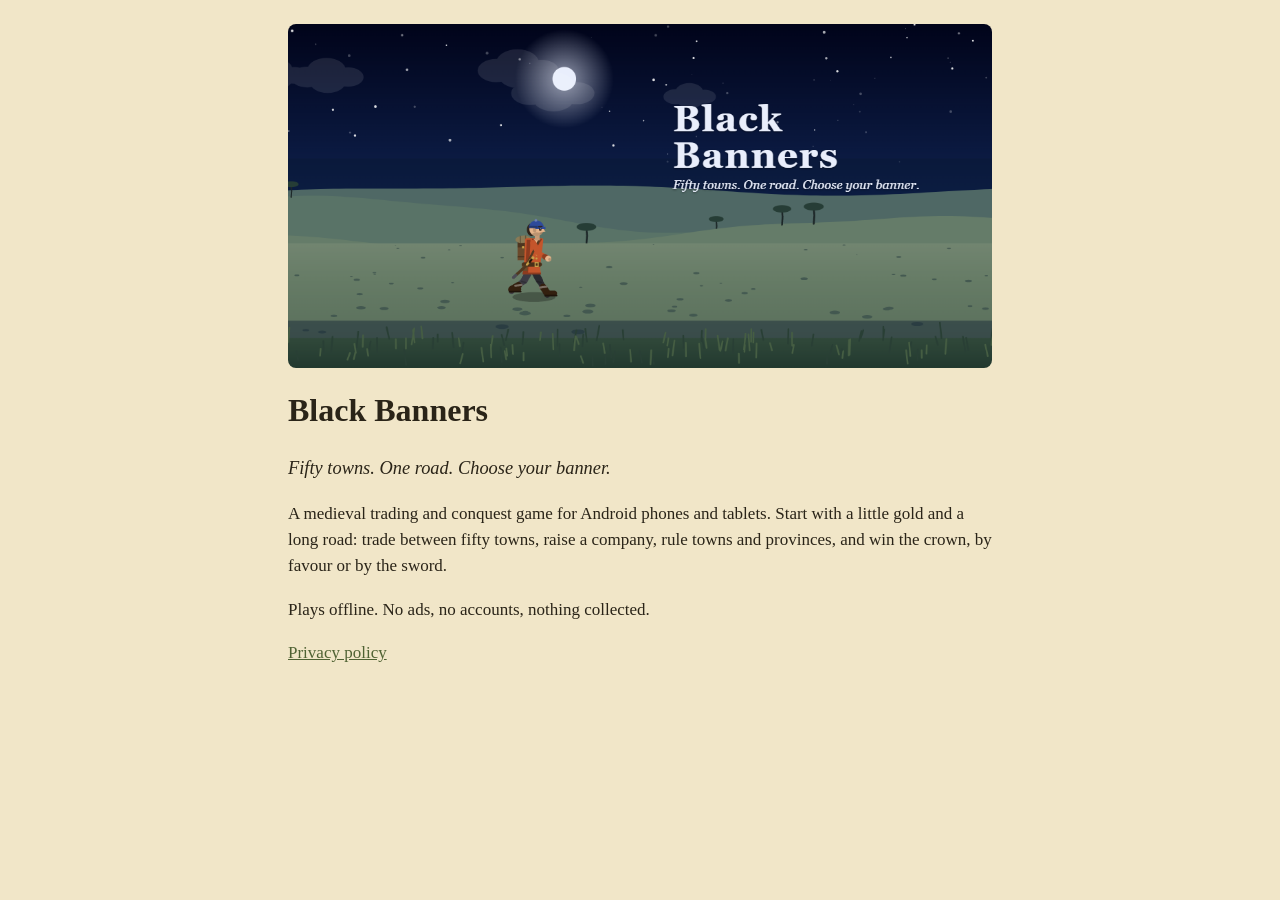
<file: index.html>
<!doctype html>
<html lang="en">
<head>
<meta charset="utf-8">
<meta name="viewport" content="width=device-width, initial-scale=1">
<title>Black Banners</title>
<link rel="stylesheet" href="style.css">
</head>
<body>
<main>
<img class="feature" src="feature-1024x500.png" alt="A traveller walks a moonlit road under the title Black Banners">
<h1>Black Banners</h1>
<p class="lead">Fifty towns. One road. Choose your banner.</p>
<p>A medieval trading and conquest game for Android phones and tablets. Start with a little gold and a long road: trade
between fifty towns, raise a company, rule towns and provinces, and win the crown, by favour or by the sword.</p>
<p>Plays offline. No ads, no accounts, nothing collected.</p>
<p><a href="privacy.html">Privacy policy</a></p>
</main>
</body>
</html>
</file>
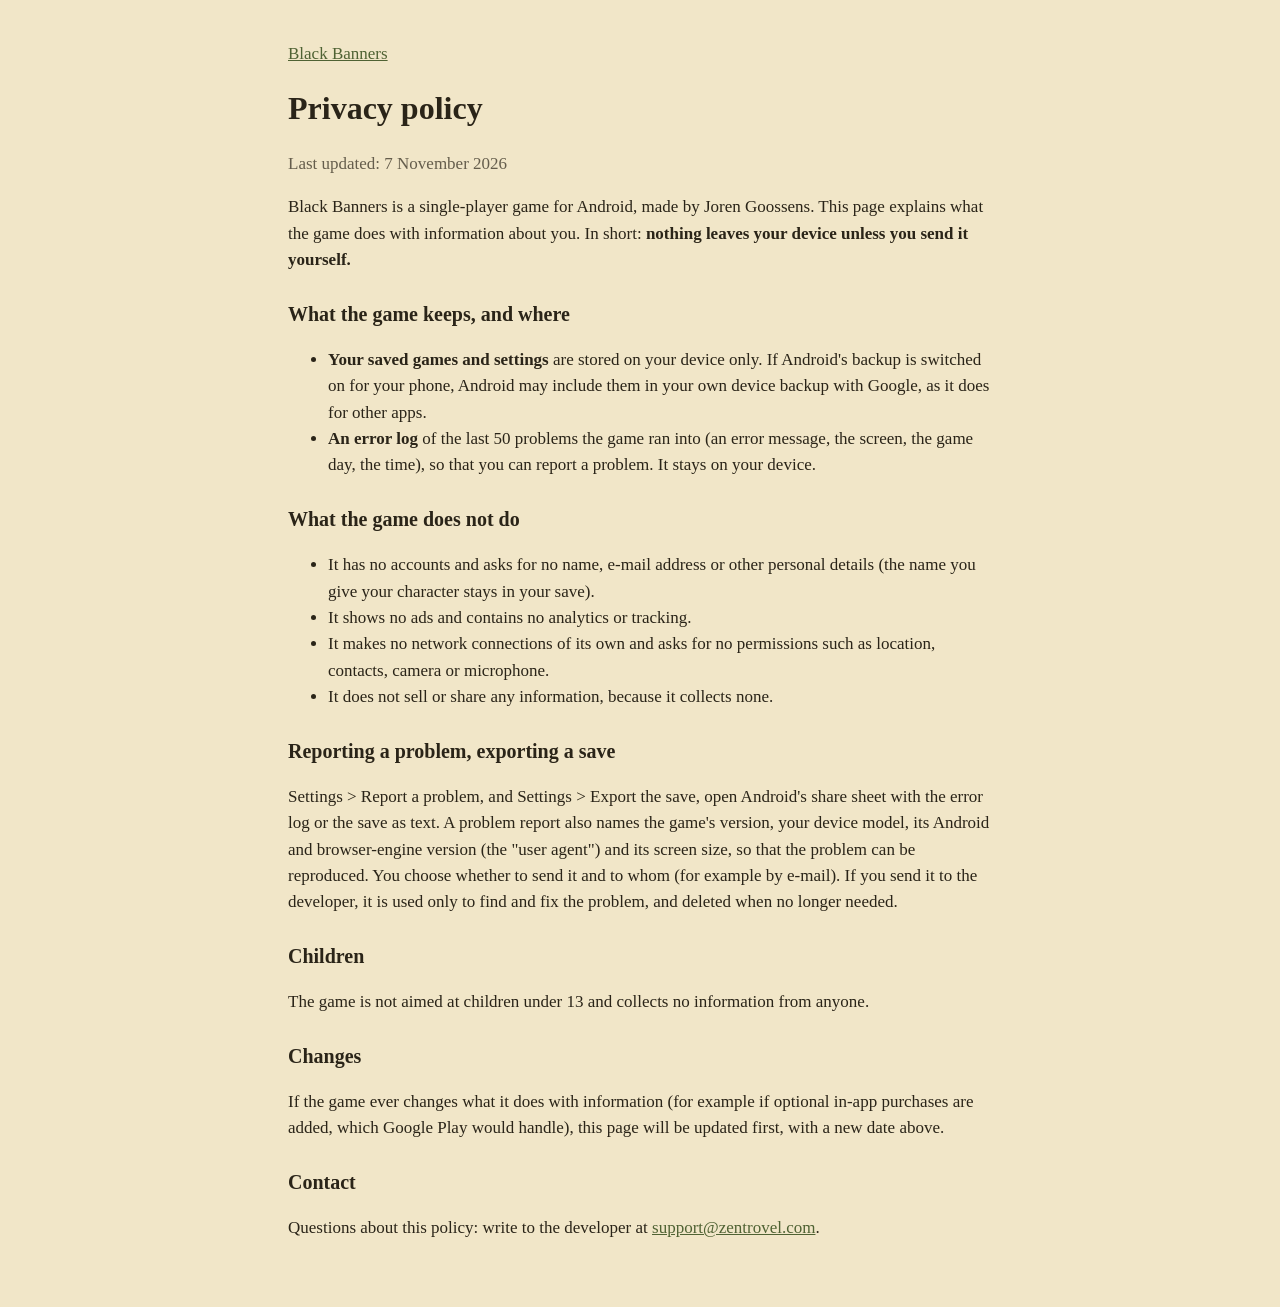
<file: privacy.html>
<!doctype html>
<html lang="en">
<head>
<meta charset="utf-8">
<meta name="viewport" content="width=device-width, initial-scale=1">
<title>Black Banners: privacy policy</title>
<link rel="stylesheet" href="style.css">
</head>
<body>
<main>
<p><a href="./">Black Banners</a></p>
<h1>Privacy policy</h1>
<p class="muted">Last updated: 7 November 2026</p>

<p>Black Banners is a single-player game for Android, made by Joren Goossens. This page explains what the game does
with information about you. In short: <strong>nothing leaves your device unless you send it yourself.</strong></p>

<h2>What the game keeps, and where</h2>
<ul>
  <li><strong>Your saved games and settings</strong> are stored on your device only. If Android's backup is switched
    on for your phone, Android may include them in your own device backup with Google, as it does for other apps.</li>
  <li><strong>An error log</strong> of the last 50 problems the game ran into (an error message, the screen, the game
    day, the time), so that you can report a problem. It stays on your device.</li>
</ul>

<h2>What the game does not do</h2>
<ul>
  <li>It has no accounts and asks for no name, e-mail address or other personal details (the name you give your
    character stays in your save).</li>
  <li>It shows no ads and contains no analytics or tracking.</li>
  <li>It makes no network connections of its own and asks for no permissions such as location, contacts, camera or
    microphone.</li>
  <li>It does not sell or share any information, because it collects none.</li>
</ul>

<h2>Reporting a problem, exporting a save</h2>
<p>Settings &gt; Report a problem, and Settings &gt; Export the save, open Android's share sheet with the error log or the
save as text. A problem report also names the game's version, your device model, its Android and browser-engine
version (the "user agent") and its screen size, so that the problem can be reproduced. You choose whether to send it and to whom (for example by e-mail). If you send it to the developer, it
is used only to find and fix the problem, and deleted when no longer needed.</p>

<h2>Children</h2>
<p>The game is not aimed at children under 13 and collects no information from anyone.</p>

<h2>Changes</h2>
<p>If the game ever changes what it does with information (for example if optional in-app purchases are added, which
Google Play would handle), this page will be updated first, with a new date above.</p>

<h2>Contact</h2>
<p>Questions about this policy: write to the developer at <a href="mailto:support@zentrovel.com">support@zentrovel.com</a>.</p>
</main>
</body>
</html>
</file>
<file: style.css>
:root {
  --bg: #f1e6c8;
  --ink: #2a2418;
  --link: #4f6233;
  color-scheme: light;
}

body {
  margin: 0;
  background: var(--bg);
  color: var(--ink);
  font: 17px/1.55 Georgia, 'Times New Roman', serif;
}

main {
  max-width: 44rem;
  margin: 0 auto;
  padding: 1.5rem 16px 3rem;
}

h1 {
  font-size: 2rem;
  margin: 0.6rem 0 0.4rem;
}

h2 {
  font-size: 1.25rem;
  margin: 1.6rem 0 0.4rem;
}

a {
  color: var(--link);
}

.muted {
  opacity: 0.7;
}

.lead {
  font-style: italic;
  font-size: 1.15rem;
}

.feature {
  width: 100%;
  height: auto;
  border-radius: 8px;
}
</file>
